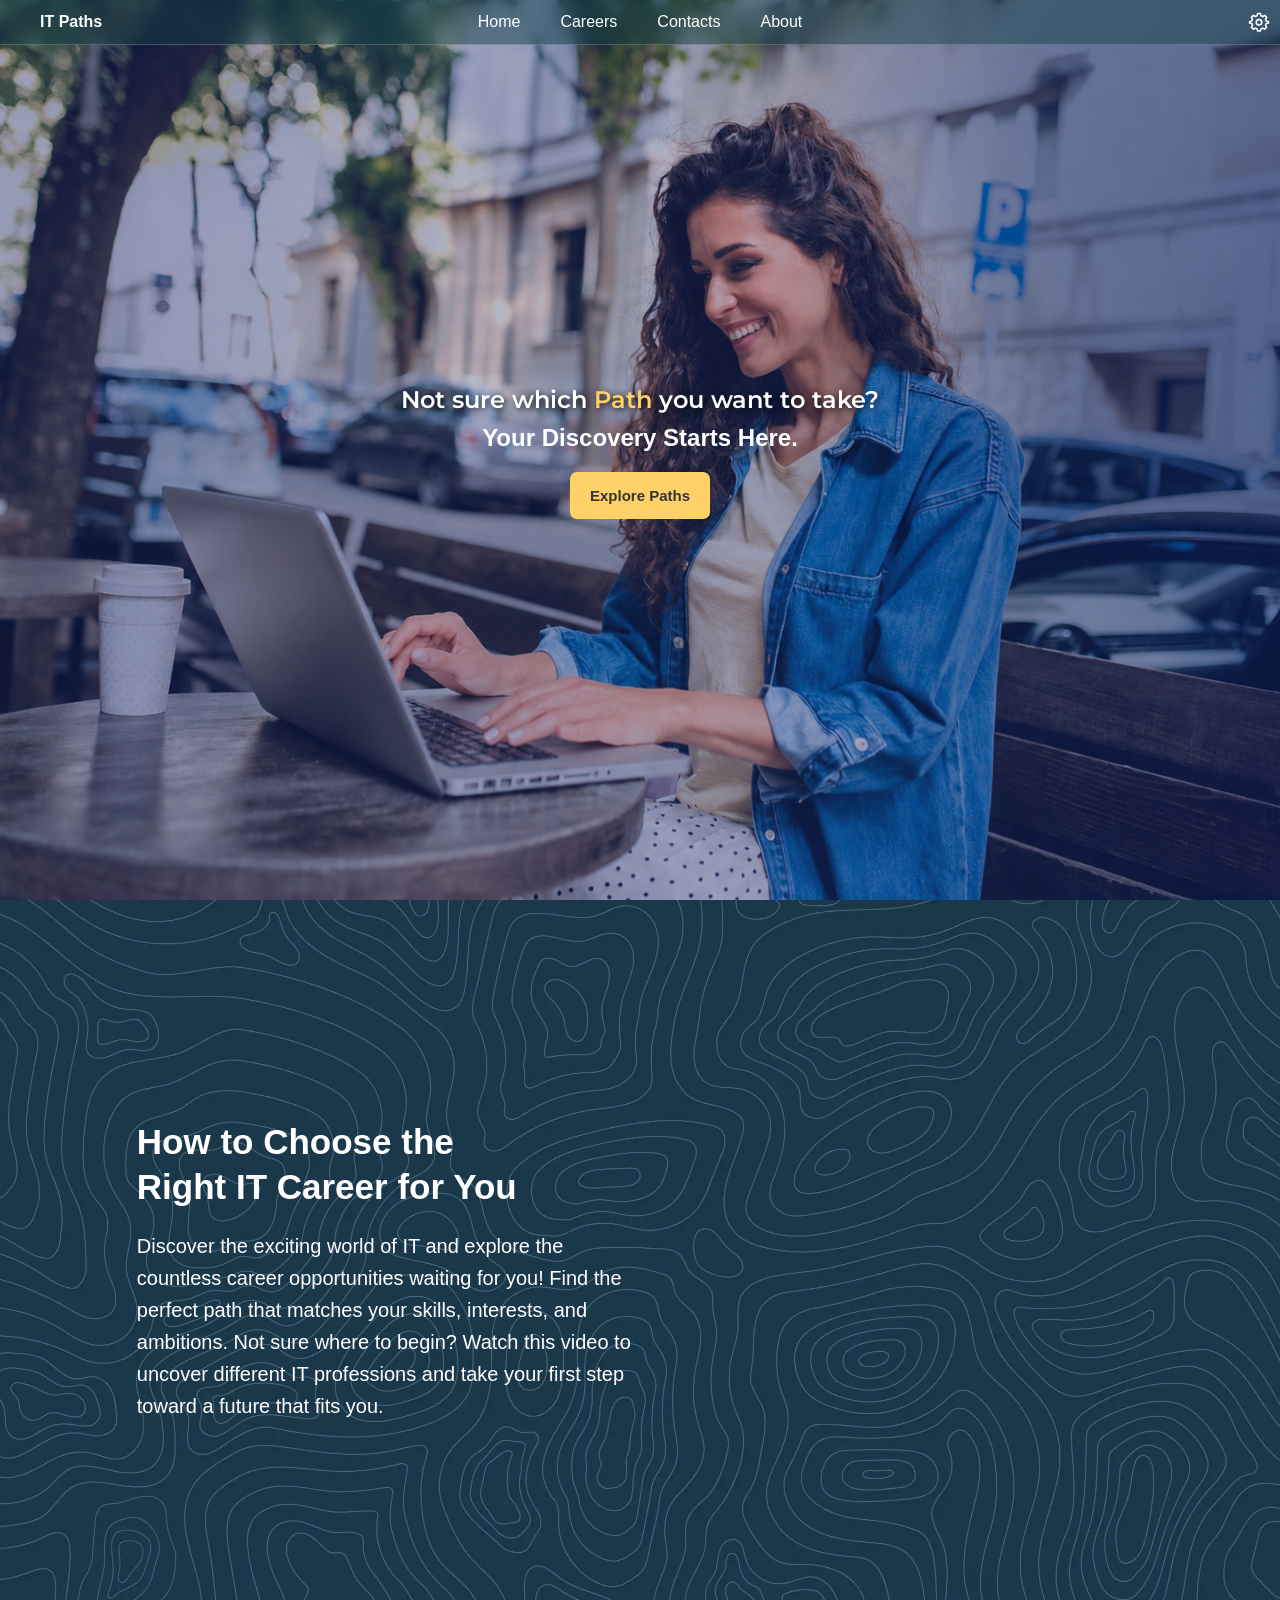
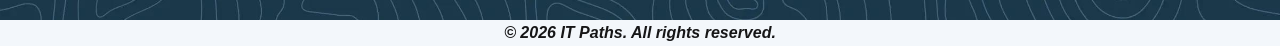
<file: index.html>
<!DOCTYPE html>
<html lang="en">
<head>
    <meta charset="UTF-8">
    <meta name="viewport" content="width=device-width, initial-scale=1.0">
    <title>IT Paths</title>
    <link rel="preload" href="style.css" as="style">
    <link rel="stylesheet" href="style.css">
    <script src="script.js" defer></script>
</head>
<body>
    <!-- Header Section -->
    <header>
        <div class="logo">IT Paths</div>

        <nav class="nav-links">   
            <a href="index.html">Home</a>
            <a href="careers.html">Careers</a>
            <a href="contacts.html">Contacts</a>
            <a href="about.html">About</a>
        </nav>

        <button class="settings" type="button" aria-label="Settings">
            <img src="Web%20Images/settings-icon.svg" alt="" class="settings-icon">
        </button>

    </header>
    
    <!-- Hero/Home Section -->
    <section id="hero" class="hero">
        <div class="hero-content">
            <h1 class="montserrat">
                Not sure which <span class="emphasis">Path</span>
                you want to take?
            </h1>
            <h2>Your Discovery Starts Here.</h2>

            <!-- From Uiverse.io by McHaXYT --> 
            <button class="button" onclick="window.location.href='careers.html'">
                Explore Paths
                <span class="button-span"></span>
            </button>
        </div>
    </section>

    <!--- Career Guidance Section-->

    <section id="career-guidance" class="career-guidance">
        <div class="career-content">
            <h2>How to Choose the Right IT Career for You</h2>
            <p>
                Discover the exciting world of IT and explore the countless career opportunities waiting 
                for you! Find the perfect path that matches your skills, interests, and ambitions. 
                Not sure where to begin? Watch this video to uncover different IT professions 
                and take your first step toward a future that fits you.
            </p>
        </div>
        
        
            <div class="career-video">

                <iframe
                    class="youtube-video"
                    src="https://www.youtube.com/embed/XmWkcePhf84"
                    allowfullscreen>
                </iframe>

                <video class="local-video" controls style="display: none;">
                    <source src="Web%20Videos/red.mp4" type="video/mp4">
                </video>

            </div>

    </section>

    <!-- Copyright Infringement -->
    <footer class="contentinfo">
        <p>&copy; 2026 IT Paths. All rights reserved.</p>
    </footer>
</body>
</html>
</file>
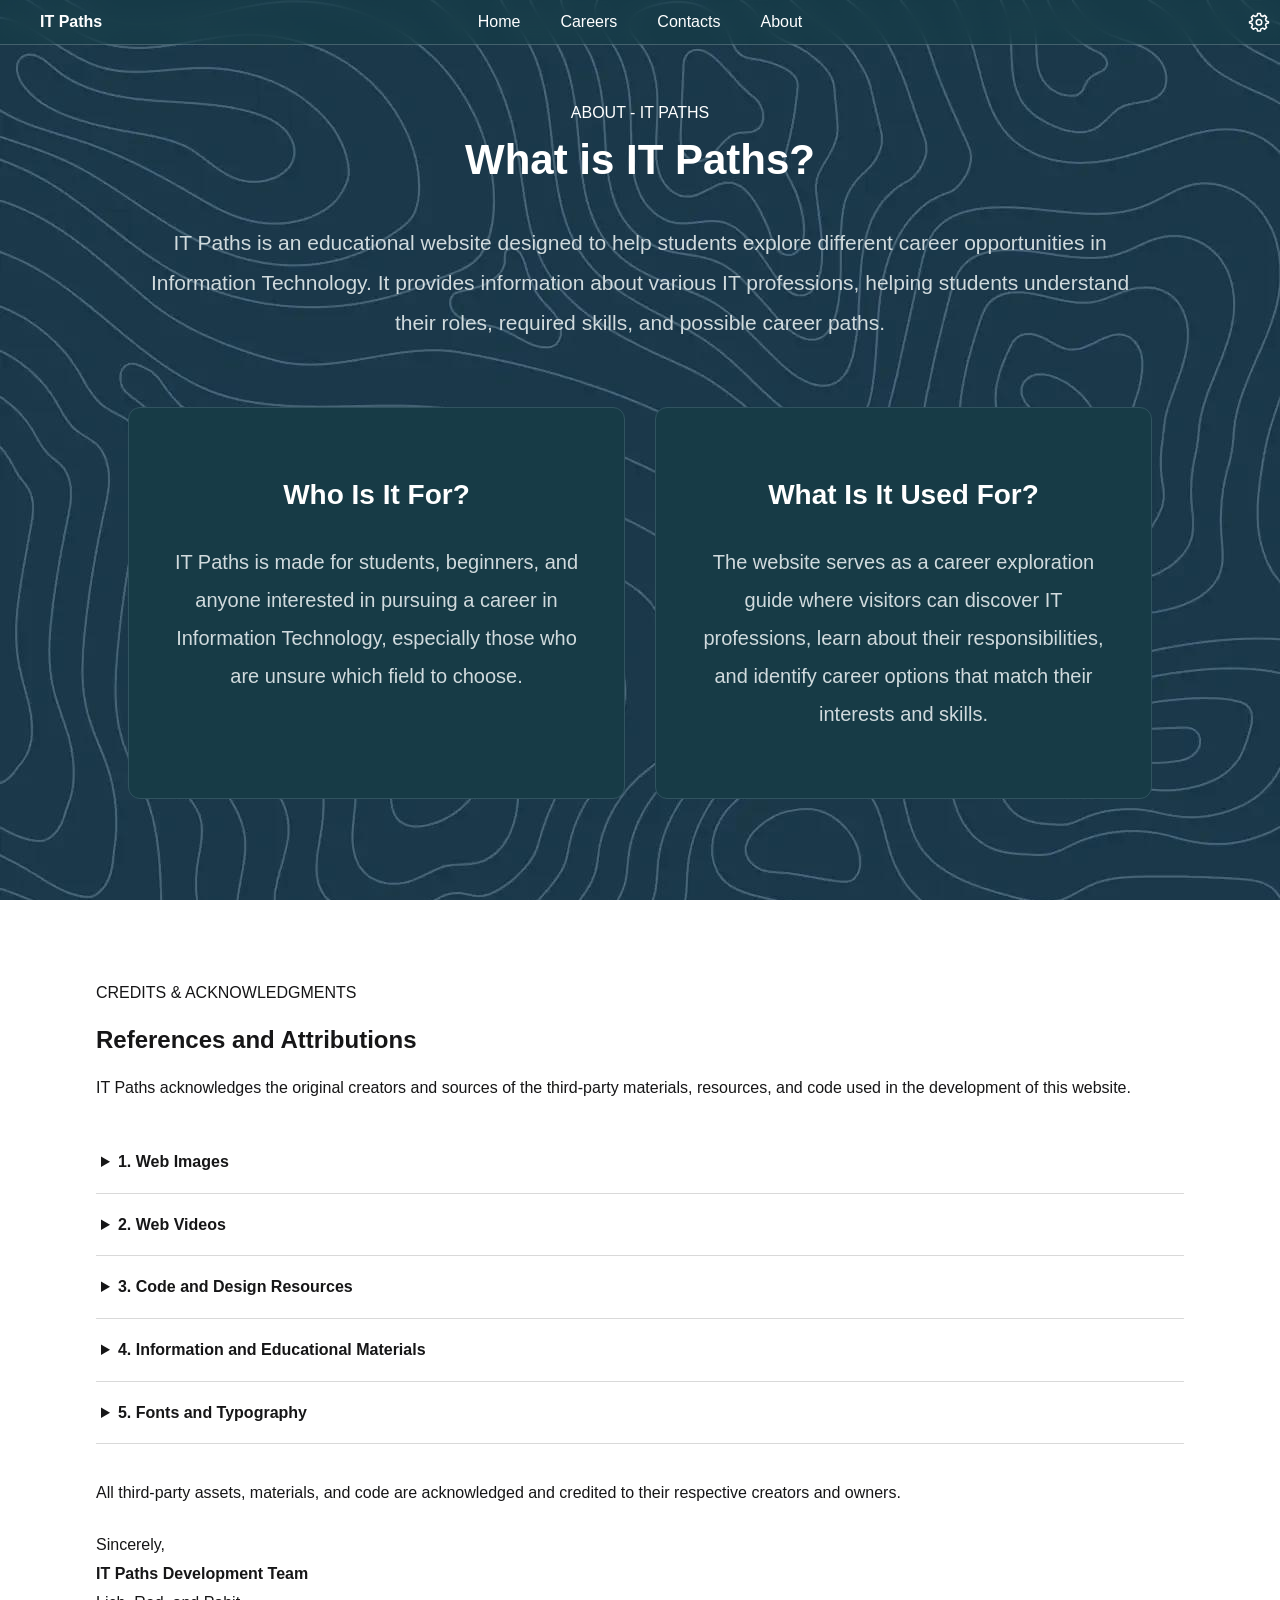
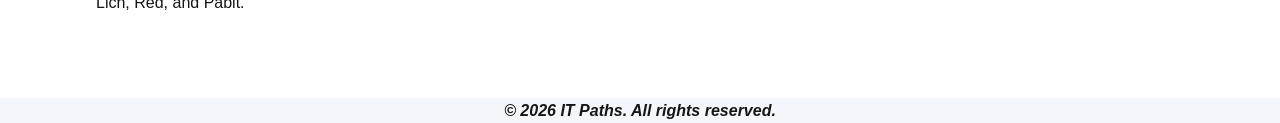
<file: about.html>
<!DOCTYPE html>
<html lang="en">
<head>
    <meta charset="UTF-8">
    <meta name="viewport" content="width=device-width, initial-scale=1.0">
    <title>IT Paths | About</title>
    <link rel="preload" href="style.css" as="style">
    <link rel="stylesheet" href="style.css">
    <script src="script.js" defer></script>
</head>

<body>

    <!-- Header Section -->
    <header>
        <div class="logo">IT Paths</div>

        <nav class="nav-links">
            <a href="index.html">Home</a>
            <a href="careers.html">Careers</a>
            <a href="contacts.html">Contacts</a>
            <a href="about.html">About</a>
        </nav>

        <button class="settings" type="button" aria-label="Settings">
            <img src="Web%20Images/settings-icon.svg"
                 alt=""
                 class="settings-icon">
        </button>
    </header>


    <!-- About Section -->
    <section class="about-info">

        <div class="about-info-content">
            <span class="about-label">ABOUT - IT PATHS</span>

            <h2>What is IT Paths?</h2>

            <p>
                IT Paths is an educational website designed to
                help students explore different career opportunities
                in Information Technology. It provides information
                about various IT professions, helping students
                understand their roles, required skills,
                and possible career paths.
            </p>
        </div>

        <div class="about-info-grid">

            <div class="about-info-card">
                <h3>Who Is It For?</h3>

                <p>
                    IT Paths is made for students, beginners,
                    and anyone interested in pursuing a career
                    in Information Technology, especially those
                    who are unsure which field to choose.
                </p>
            </div>

            <div class="about-info-card">
                <h3>What Is It Used For?</h3>

                <p>
                    The website serves as a career exploration
                    guide where visitors can discover IT
                    professions, learn about their responsibilities,
                    and identify career options that match
                    their interests and skills.
                </p>
            </div>

        </div>

    </section>


    <!-- References and Attributions -->
    <section class="references">

        <div class="references-content">

            <span class="about-label">CREDITS & ACKNOWLEDGMENTS</span>

            <h2>References and Attributions</h2>

            <p>
                IT Paths acknowledges the original creators and
                sources of the third-party materials, resources,
                and code used in the development of this website.
            </p>

            <!-- Web Images -->
            <details class="reference-category">
                <summary>1. Web Images</summary>

                <ul>
                    <li>
                        Home Page Background –
                        <a href="https://www.rbc.ua/rus/lifestyle/sigma-zhinka-10-oznak-togo-shcho-vi-nalezhite-1777309852.html"
                           target="_blank" rel="noopener noreferrer">
                            RBC Ukraine
                        </a>
                    </li>

                    <li>
                        Patterned Background –
                        <a href="https://www.greatwatersfinancial.com/about"
                           target="_blank" rel="noopener noreferrer">
                            Great Waters Financial
                        </a>
                    </li>

                    <li>
                        Essential Skills Image –
                        <a href="https://karriarguiden.se/guide/hur-mycket-tjanar-en-cybersakerhetsspecialist-2025"
                           target="_blank" rel="noopener noreferrer">
                            Karriarguiden
                        </a>
                    </li>

                    <li>
                        Settings Icon – AI-generated using ChatGPT.
                    </li>
                </ul>
            </details>


            <!-- Web Videos -->
            <details class="reference-category">
                <summary>2. Web Videos</summary>

                <ul>
                    <li>
                        Zhajie Red Alvarez – Easter Egg Video.
                    </li>

                    <li>
                        A Guide on How to Get Started in IT –
                        <a href="https://www.youtube.com/@TechWorldwithNana"
                           target="_blank" rel="noopener noreferrer">
                            TechWorld with Nana (YouTube)
                        </a>
                    </li>
                </ul>
            </details>


            <!-- Code -->
            <details class="reference-category">
                <summary>3. Code and Design Resources</summary>

                <ul>
                    <li>
                        Button Designs –
                        <a href="https://uiverse.io/"
                           target="_blank" rel="noopener noreferrer">
                            Uiverse.io
                        </a>
                        by MCHaXYT.
                    </li>

                    <li>
                        Mobile UI CSS Code – AI-assisted code
                        generated using ChatGPT.
                    </li>
                </ul>
            </details>


            <!-- Information -->
            <details class="reference-category">
                <summary>4. Information and Educational Materials</summary>

                <ul>
                    <li>
                        IT Career Information – PowerPoint
                        presentations provided by Sir Edison Templo.
                    </li>

                    <li>
                        Essential IT Skills – Google.
                    </li>
                </ul>
            </details>


            <!-- Fonts -->
            <details class="reference-category">
                <summary>5. Fonts and Typography</summary>

                <ul>
                    <li>DM Serif Display – Google Fonts.</li>
                    <li>Outfit – Google Fonts.</li>
                    <li>Montserrat – Google Fonts.</li>
                    <li>Segoe UI – System Typeface.</li>
                </ul>
            </details>

        </div>

        <p class="references-acknowledgment">
            All third-party assets, materials, and code are
            acknowledged and credited to their respective
            creators and owners.
        </p>

        <p class="references-team">
            Sincerely,<br>
            <strong>IT Paths Development Team</strong><br>
            Lich, Red, and Pabit.
        </p>

    </section>


    <!-- Footer -->
    <footer class="contentinfo">
        <p>&copy; 2026 IT Paths. All rights reserved.</p>
    </footer>

</body>
</html>
</file>
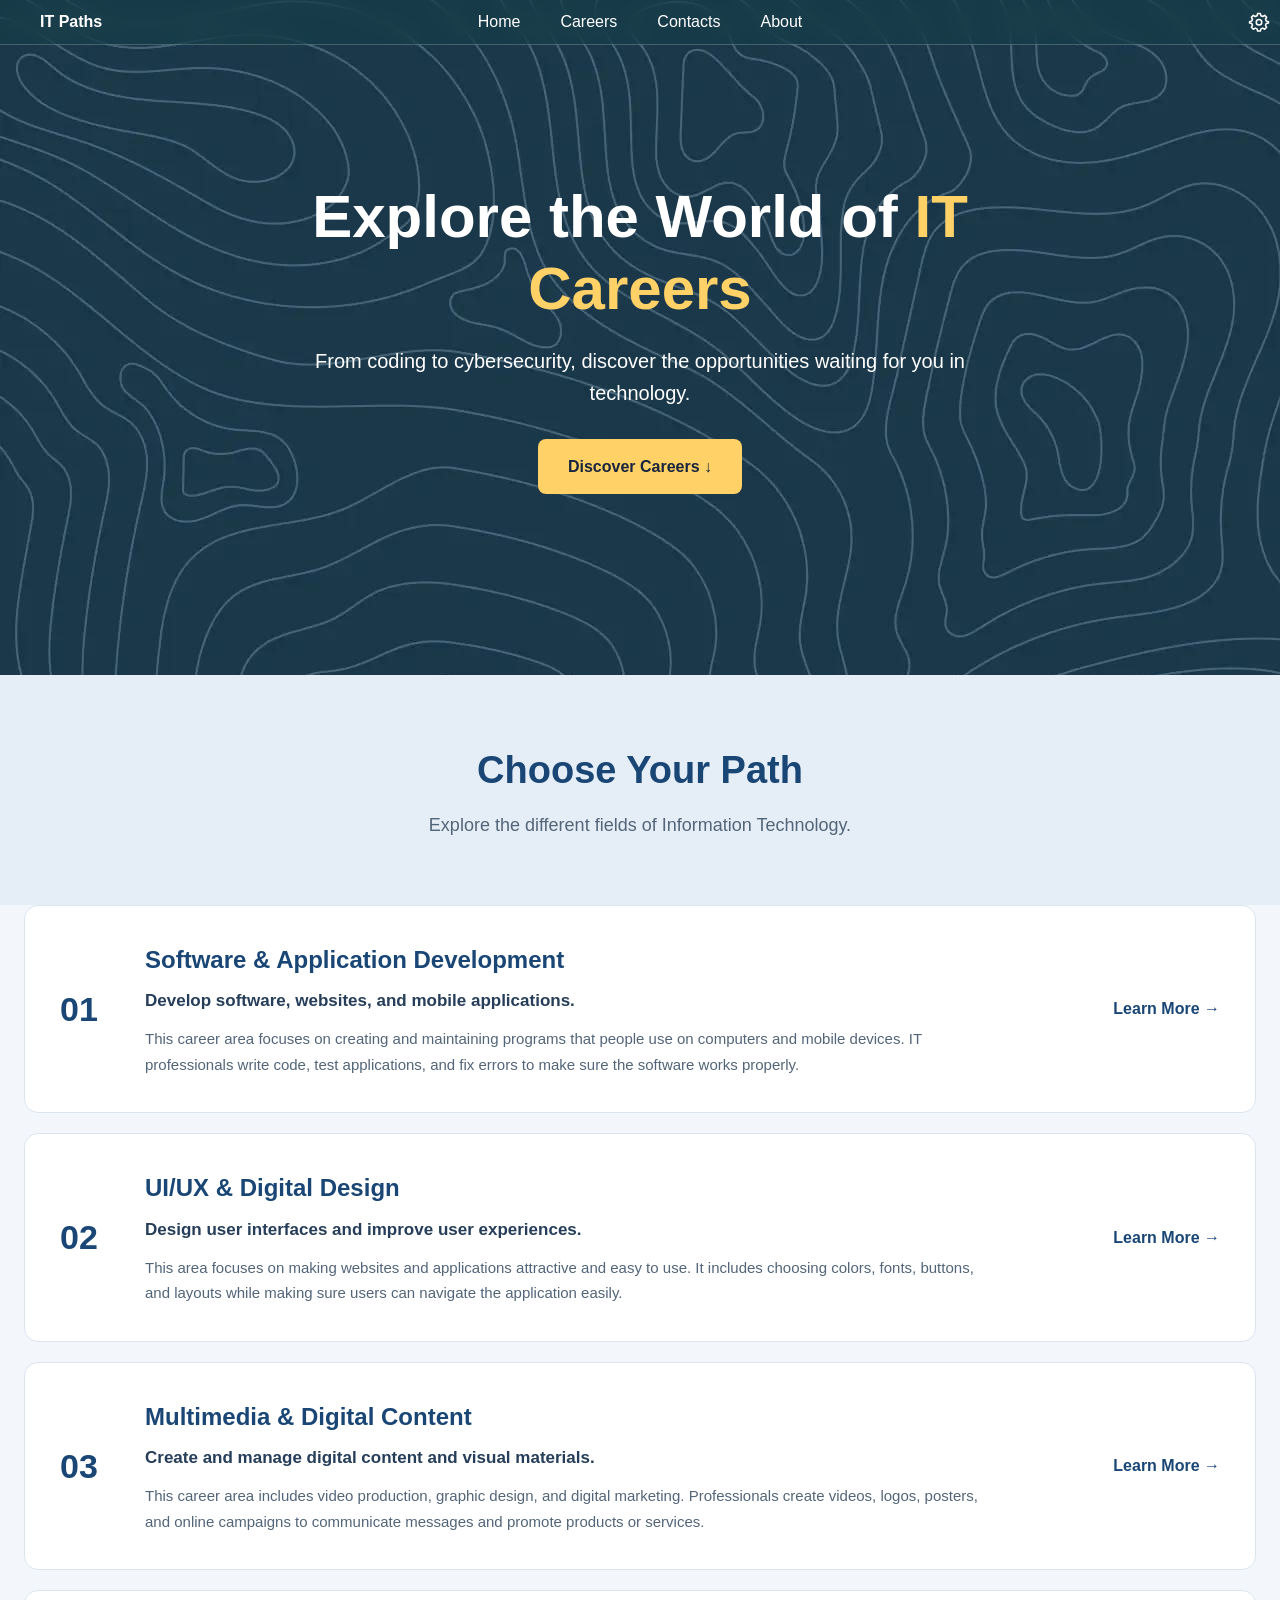
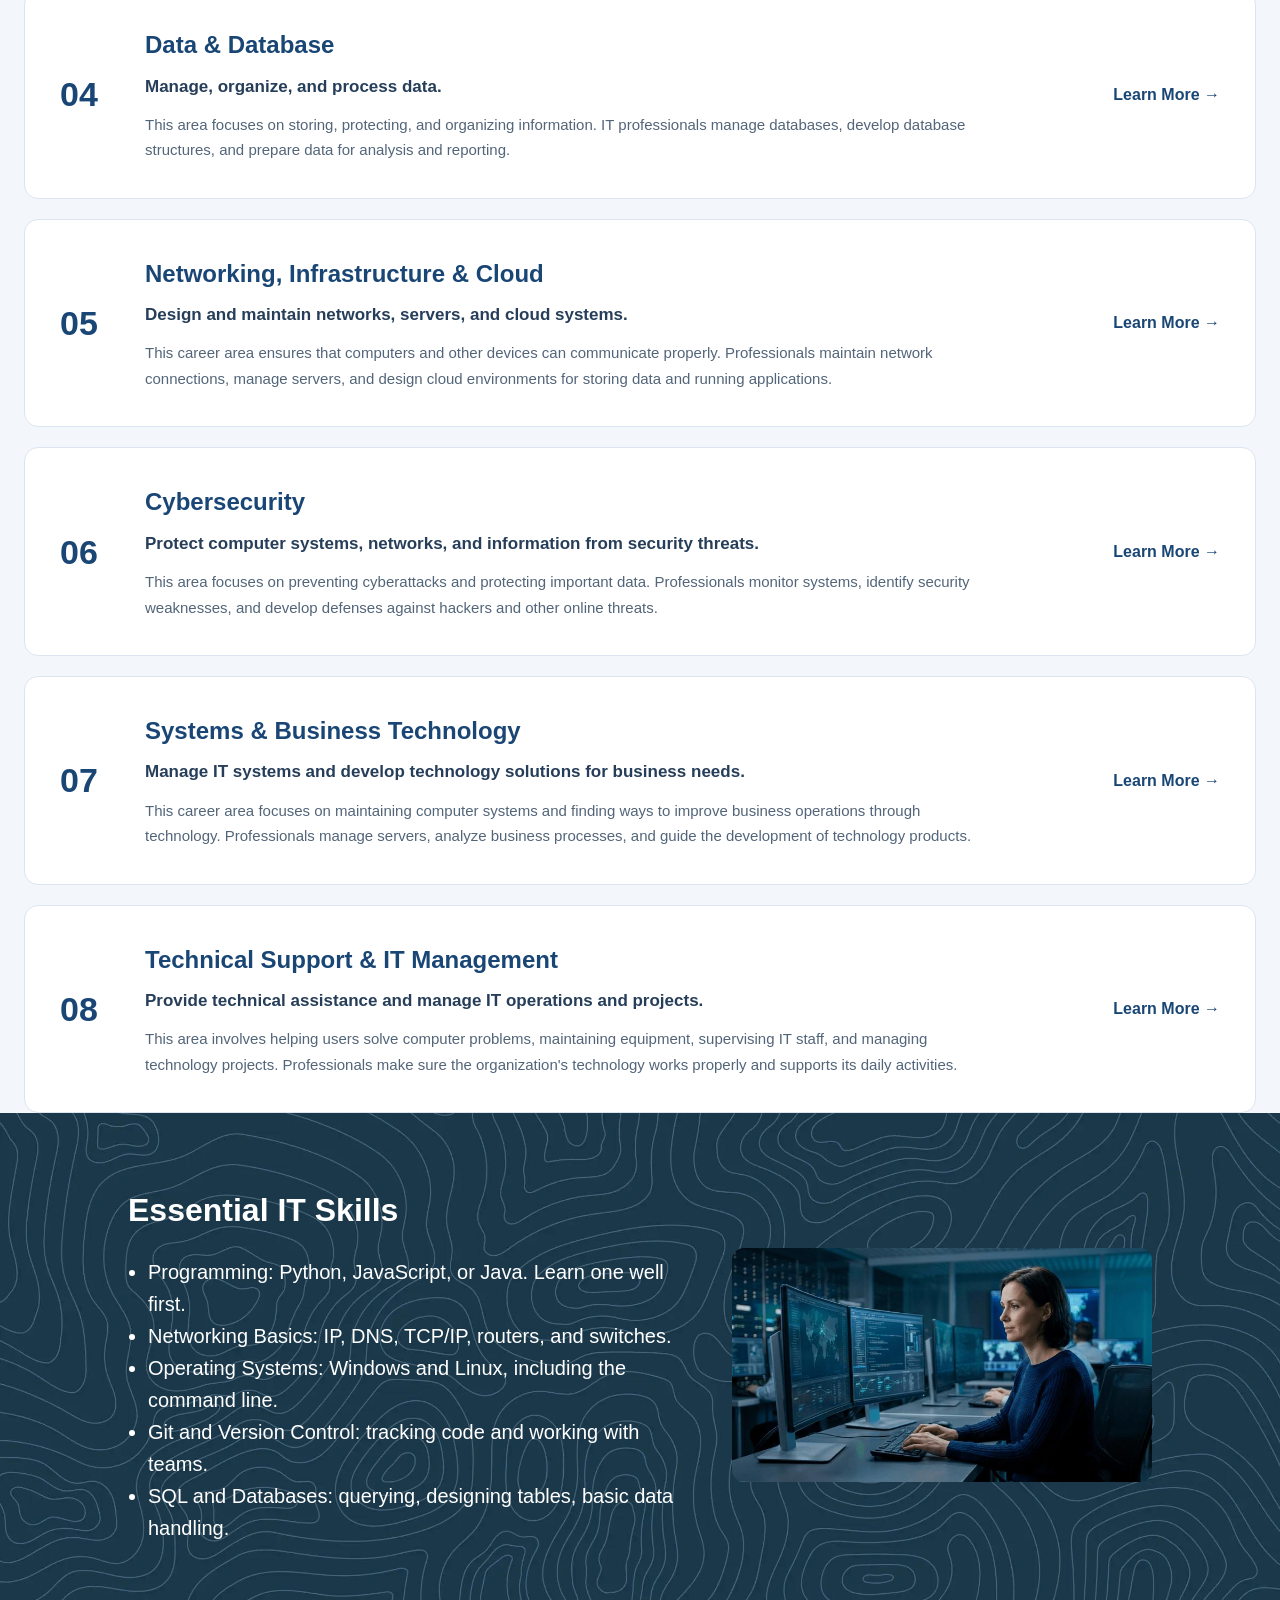
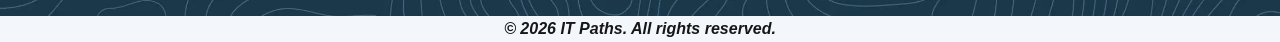
<file: careers.html>
<!DOCTYPE html>
<html lang="en">
<head>
    <meta charset="UTF-8">
    <meta name="viewport" content="width=device-width, initial-scale=1.0">
    <title>IT Paths | Careers</title>
    <link rel="preload" href="style.css" as="style">
    <link rel="stylesheet" href="style.css">
    <script src="script.js" defer></script>
</head>
    <body>
        <!-- Header Section -->
        <header>
            <div class="logo">IT Paths</div>

            <nav class="nav-links">   
                <a href="index.html">Home</a>
                <a href="careers.html">Careers</a>
                <a href="contacts.html">Contacts</a>
                <a href="about.html">About</a>
            </nav>

            <button class="settings" type="button" aria-label="Settings">
                <img src="Web%20Images/settings-icon.svg" alt="" class="settings-icon">
            </button>
        </header>

        <section class="careers-hero">
            <div class="careers-hero-content">
                <h1>
                    Explore the World of
                    <span>IT Careers</span>
                </h1>

                <p>
                    From coding to cybersecurity, discover
                    the opportunities waiting for you
                    in technology.
                </p>

                <a href="#careers-directory">
                    Discover Careers ↓
                </a>
            </div>
        </section>


        <section id="careers-directory" class="careers-directory">

            <div class="directory-heading">
                <h2>Choose Your Path</h2>
                <p>Explore the different fields of Information Technology.</p>
            </div>

                <ol class="career-grid">

                    <li>
                        <article class="career-card">
                            <span class="career-number">01</span>
                            <div class="career-info">
                                <h3>Software & Application Development</h3>
                                <h4>Develop software, websites, and mobile applications.</h4>
                                <p>This career area focuses on creating and maintaining programs that people use on computers and mobile devices. IT professionals write code, test applications, and fix errors to make sure the software works properly.</p>
                            </div>
                            <a href="https://www.ibm.com/think/topics/software-development" target="_blank" rel="noopener noreferrer">Learn More →</a>
                        </article>
                    </li>

                    <li>
                        <article class="career-card">
                            <span class="career-number">02</span>
                            <div class="career-info">
                                <h3>UI/UX & Digital Design</h3>
                                <h4>Design user interfaces and improve user experiences.</h4>
                                <p>This area focuses on making websites and applications attractive and easy to use. It includes choosing colors, fonts, buttons, and layouts while making sure users can navigate the application easily.</p>
                            </div>
                            <a href="https://www.ibm.com/think/topics/database" target="_blank" rel="noopener noreferrer">Learn More →</a>
                        </article>
                    </li>

                    <li>
                        <article class="career-card">
                            <span class="career-number">03</span>
                            <div class="career-info">
                                <h3>Multimedia & Digital Content</h3>
                                <h4>Create and manage digital content and visual materials.</h4>
                                <p>This career area includes video production, graphic design, and digital marketing. Professionals create videos, logos, posters, and online campaigns to communicate messages and promote products or services.</p>
                            </div>
                            <a href="https://www.adobe.com/creativecloud/design/discover.html" target="_blank" rel="noopener noreferrer">Learn More →</a>
                        </article>
                    </li>

                    <li>
                        <article class="career-card">
                            <span class="career-number">04</span>
                            <div class="career-info">
                                <h3>Data & Database</h3>
                                <h4>Manage, organize, and process data.</h4>
                                <p>This area focuses on storing, protecting, and organizing information. IT professionals manage databases, develop database structures, and prepare data for analysis and reporting.</p>
                            </div>
                            <a href="https://www.ibm.com/think/topics/database" target="_blank" rel="noopener noreferrer">Learn More →</a>
                        </article>
                    </li>

                    <li>
                        <article class="career-card">
                            <span class="career-number">05</span>
                            <div class="career-info">
                                <h3>Networking, Infrastructure & Cloud</h3>
                                <h4>Design and maintain networks, servers, and cloud systems.</h4>
                                <p>This career area ensures that computers and other devices can communicate properly. Professionals maintain network connections, manage servers, and design cloud environments for storing data and running applications.</p>
                            </div>
                            <a href="https://www.cloudflare.com/learning/network-layer/what-is-the-network-layer/" target="_blank" rel="noopener noreferrer">Learn More →</a>
                        </article>
                    </li>

                    <li>
                        <article class="career-card">
                            <span class="career-number">06</span>
                            <div class="career-info">
                                <h3>Cybersecurity</h3>
                                <h4>Protect computer systems, networks, and information from security threats.</h4>
                                <p>This area focuses on preventing cyberattacks and protecting important data. Professionals monitor systems, identify security weaknesses, and develop defenses against hackers and other online threats.</p>
                            </div>
                            <a href="https://www.cisa.gov/cybersecurity" target="_blank" rel="noopener noreferrer">Learn More →</a>
                        </article>
                    </li>

                    <li>
                        <article class="career-card">
                            <span class="career-number">07</span>
                            <div class="career-info">
                                <h3>Systems & Business Technology</h3>
                                <h4>Manage IT systems and develop technology solutions for business needs.</h4>
                                <p>This career area focuses on maintaining computer systems and finding ways to improve business operations through technology. Professionals manage servers, analyze business processes, and guide the development of technology products.</p>
                            </div>
                            <a href="https://www.ibm.com/think/topics/business-process-management" target="_blank" rel="noopener noreferrer">Learn More →</a>
                        </article>
                    </li>

                    <li>
                        <article class="career-card">
                            <span class="career-number">08</span>
                            <div class="career-info">
                                <h3>Technical Support & IT Management</h3>
                                <h4>Provide technical assistance and manage IT operations and projects.</h4>
                                <p>This area involves helping users solve computer problems, maintaining equipment, supervising IT staff, and managing technology projects. Professionals make sure the organization's technology works properly and supports its daily activities.</p>
                            </div>
                            <a href="https://www.comptia.org/en-us/certifications/a/" target="_blank" rel="noopener noreferrer">Learn More →</a>
                        </article>
                    </li>

                </ol>

                </div>
        </section>


            <section class="essential-skills">
                <div class="skills-content">

                    <h2>Essential IT Skills</h2>
                        <ul class="skills">
                            <li>Programming: Python, JavaScript, or Java. Learn one well first.</li>
                            <li>Networking Basics: IP, DNS, TCP/IP, routers, and switches.</li>
                            <li>Operating Systems: Windows and Linux, including the command line.</li>
                            <li>Git and Version Control: tracking code and working with teams.</li>
                            <li>SQL and Databases: querying, designing tables, basic data handling.</li>
                        </ul>
                        <img src="Web Images/itskills.jpg" alt="Essential IT Skills" class="skills-img">
                </div>
            </section>

                <!-- Copyright Infringement -->
        <footer class="contentinfo">
            <p>&copy; 2026 IT Paths. All rights reserved.</p>
        </footer>

    </body>
</html>
</file>
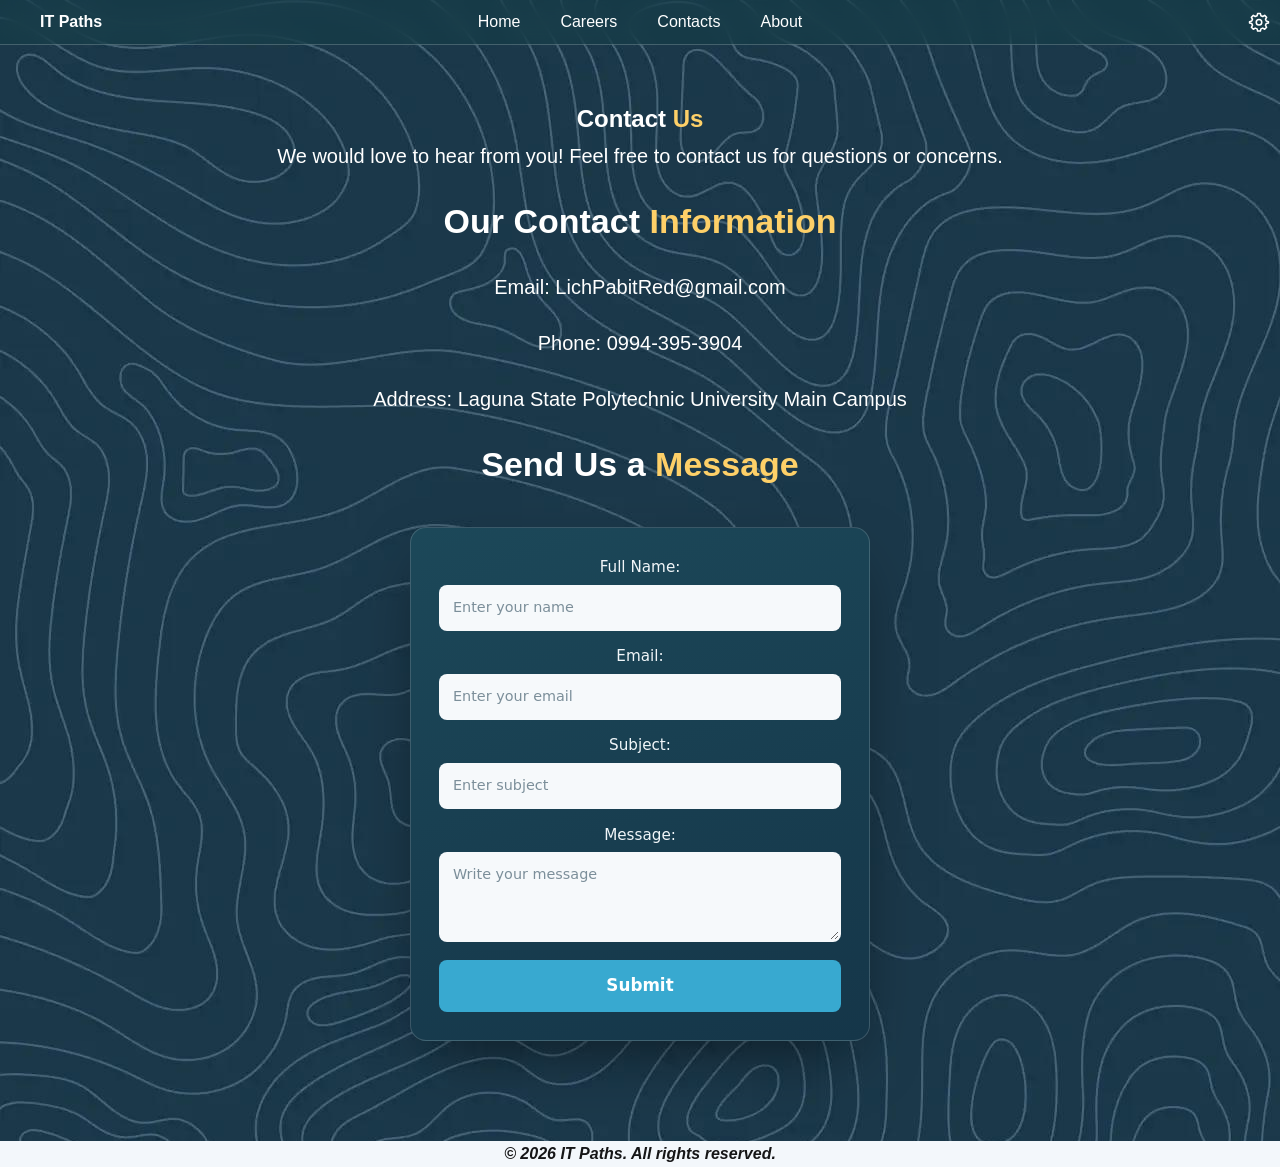
<file: contacts.html>
<!DOCTYPE html>
<html lang="en">
<head>
    <meta charset="UTF-8">
    <meta name="viewport" content="width=device-width, initial-scale=1.0">
    <title>IT Paths | Careers</title>
    <link rel="preload" href="style.css" as="style">
    <link rel="stylesheet" href="style.css">
    <script src="script.js" defer></script>
</head>
    <body>
        <!-- Header Section -->
        <header>
            <div class="logo">IT Paths</div>

            <nav class="nav-links">   
                <a href="index.html">Home</a>
                <a href="careers.html">Careers</a>
                <a href="contacts.html">Contacts</a>
                <a href="about.html">About</a>
            </nav>

            <button class="settings" type="button" aria-label="Settings">
                <img src="Web%20Images/settings-icon.svg" alt="" class="settings-icon">
            </button>
        </header>

        <section class="contacts">
            <h1>Contact <span class="gold">Us</span></h1>
            <p>We would love to hear from you!
            Feel free to contact us for questions
            or concerns.</p>

            <h2>Our Contact <span class="gold">Information</span></h2>
            <p>Email: LichPabitRed@gmail.com</p>
            <p>Phone: 0994-395-3904</p>
            <p>Address: Laguna State Polytechnic University Main Campus</p>

            <h2>Send Us a <span class="gold">Message</span></h2>

            <form>
                <label>Full Name:</label><br>
                <input type="text" placeholder="Enter your name"><br><br>

                <label>Email:</label><br>
                <input type="email" placeholder="Enter your email"><br><br>

                <label>Subject:</label><br>
                <input type="text" placeholder="Enter subject"><br><br>

                <label>Message:</label><br>
                <textarea placeholder="Write your message"></textarea><br><br>

                <button type="submit">Submit</button>
            </form>
        </section>

  <!-- Copyright Infringement -->
    <footer class="contentinfo">
        <p>&copy; 2026 IT Paths. All rights reserved.</p>
    </footer>
</body>
</html>
</file>
<file: style.css>
@import url('https://fonts.googleapis.com/css2?family=Montserrat:wght@400;500;600;700&display=swap');

/* global/default stuff */

@font-face {
    font-family: 'Outfit';
    src: url('Fonts/Outfit-VariableFont_wght.ttf') format('truetype');
    font-weight: 100 900;
    font-style: normal;
}

* {
    margin: 0;
    padding: 0;
    box-sizing: border-box;
}

html {
    scroll-behavior: smooth;
    scroll-padding-top: 100px;
}

body {
    min-height: 100vh;
    overflow-x: hidden;

    font-family: Arial, sans-serif;
    line-height: 1.6;

    background-color: #ffffff;
    color: #161617;
}

::selection {
    background-color: #202123;
    color: #ffffff;
}

/* logo (IT Paths) */

header {
    position: absolute;
    top: 0;
    left: 0;
    z-index: 1000;
    width: 100%;
    height: 45px;
    padding: 0 40px;
    display: flex;
    align-items: center;
    background: rgba(18, 63, 70, 0.45);
    backdrop-filter: blur(10px);
    
    border-bottom: 1px solid rgba(255, 255, 255, 0.2);
}

/* copyright remarks at the bot/footer */

.contentinfo {
    font-weight: bold;
    font-style: italic;
    background-color: #F3F7FB;
    text-align: center;
    width: 100%;
}

/* nav bar */

.nav-links a {
    color: white;
    text-decoration: none;
    transition: color 0.2s ease;
}

.nav-links a:hover {
    color: #FFD166;
}

.nav-links {
    position: absolute;
    left: 50%;
    transform: translateX(-50%);
    display: flex;
    align-items: center;
    gap: 40px;
}

.logo {
    color: white;
    font-weight: bold;
}

.settings {
    position: absolute;
    right: 10px;
    display: flex;
    align-items: center;
    justify-content: center;
    background: transparent;
    border: none;
    cursor: pointer;
}

.settings-icon {
    width: 22px;
    height: 22px;
    transition: transform 0.3s ease;
}

.settings:hover .settings-icon {
    transform: rotate(45deg);
    filter: brightness(0) saturate(100%)
            invert(84%) sepia(54%)
            saturate(657%) hue-rotate(335deg)
            brightness(103%) contrast(101%);
}

/* home page */

.hero {
    min-height: 100vh;
    background-image: url("Web Images/hero-bg.png");
    background-size: cover;
    background-position: center;
    background-repeat: no-repeat;
    display: flex;
    flex-direction: column;
    justify-content: center;
    align-items: center;
    text-align: center;
    color: white;
}

.montserrat {
    font-family: "Montserrat", sans-serif;
    font-optical-sizing: auto;
    font-weight: 600;
    font-style: normal;
}

.hero h1 {
    text-shadow: 2px 2px 6px rgba(0, 0, 0, 0.7);
    font-family: "Montserrat", sans-serif;
}

.hero p {
    text-shadow: 2px 2px 6px rgba(0, 0, 0, 0.7);
}

.emphasis {
    color: #FFD166;
}

/* From Uiverse.io by McHaXYT */

.button {
  padding: 15px 20px;
  font-size: 15px;
  border: none;
  outline: none;
  margin-top: 15px;
  background-color: #FFD166;
  color: #343435;
  border-radius: 7px;
  font-weight: 600;
  cursor: pointer;
  transition: all 0.25s ease-out;
}

.button:hover {
    background-color: rgb(255, 255, 255);
    transform: translateY(-10px) scale(1.1);
}

.button-span {
  color: #aaa;
}

/* career section */

.career-guidance {
    min-height: 80vh;
    background-image: url("Web Images/SS2BG.jpg");
    background-color: #194675;
    background-size: cover;
    background-position: center;
    background-repeat: no-repeat;
    display: flex;
    flex-direction: row;
    justify-content: flex-start;
    align-items: flex-start;
    color: white;
    font-size: 20px;
}

.career-content {
    font-size: 20px;
    margin-top: 20px;
    margin-left: 60px;
    max-width: 550px;
}

.career-content h2 {
    font-size: 35px;
    line-height: 1.3;
    max-width: 550px;
    text-align: left;
    text-wrap: balance;
    margin-bottom: 20px;
}

.career-content h2 {
    font-size: 35px;
    text-align: left;
    justify-content: flex-start;
    flex: auto;
}

.career-content p {
    font-size: 20px;
    text-align: left;
}

/* Career Page */

.careers-hero {
    min-height: 75vh;
    display: flex;
    justify-content: center;
    align-items: center;
    text-align: center;
    background-image: url("Web Images/SS2BG.jpg");
    padding: 80px 30px;
    background-color: #194675;
    color: white;
}

.careers-hero-content {
    max-width: 750px;
}

.careers-hero h1 {
    font-size: clamp(36px, 5vw, 60px);
    line-height: 1.2;
    margin-bottom: 20px;
}

.careers-hero h1 span {
    color: #FFD166;
}

.careers-hero p {
    font-size: 20px;
    line-height: 1.6;
    margin-bottom: 30px;
}

.careers-hero a {
    display: inline-block;
    padding: 15px 30px;

    background-color: #FFD166;
    color: #17253D;

    text-decoration: none;
    font-weight: 600;
    border-radius: 8px;
}

/* Card List of Careers */

.careers-directory {
    padding: 0;
    background-color: #F3F7FB;
    color: #17253D;
}

.directory-heading {
    padding: 65px 60px;
    background-color: #E5EEF7;
    margin-bottom: 0;
}

.directory-heading h2 {
    text-align: center;
    font-size: 38px;
    margin-bottom: 10px;
    color: #194675;
}

.directory-heading p {
    text-align: center;
    font-size: 18px;
    color: #536579;
}

.career-grid {
    display: flex;
    flex-direction: column;
    gap: 20px;
    padding: 50px 60px 80px;
}

.career-card {
    display: flex;
    align-items: center;
    gap: 30px;
    padding: 35px;

    background-color: #FFFFFF;
    border: 1px solid #DCE5EF;
    border-radius: 14px;

    transition: transform 0.25s ease,
                box-shadow 0.25s ease,
                border-color 0.25s ease;
}

.career-card:hover {
    transform: translateY(-4px);
    box-shadow: 0 10px 30px rgba(25, 70, 117, 0.12);
    border-color: #194675;
}

.career-number {
    font-size: 34px;
    font-weight: 700;
    color: #194675;
    min-width: 55px;
}

.career-info {
    flex: 1;
    min-width: 0;
}

.career-info h3 {
    font-size: 24px;
    margin-bottom: 8px;
    color: #194675;
}

.career-info h4 {
    font-size: 17px;
    font-weight: 600;
    margin-bottom: 12px;
    color: #263E59;
}

.career-info p {
    font-size: 15px;
    line-height: 1.7;
    color: #536579;
    max-width: 850px;
}

.career-card a {
    color: #194675;
    font-weight: 700;
    text-decoration: none;
    white-space: nowrap;
    transition: color 0.2s ease;
}

.career-card a:hover {
    color: #C58C20;
}

@media (max-width: 768px) {
    .directory-heading {
        padding: 45px 20px;
    }

    .career-grid {
        padding: 30px 20px 50px;
    }

    .career-card {
        flex-direction: column;
        align-items: flex-start;
        gap: 15px;
        padding: 25px;
    }

    .career-info h3 {
        font-size: 21px;
    }
}

.career-guidance {
    display: flex;
    align-items: center;
    justify-content: space-between;
    gap: 60px;
    padding: 100px 6%;
}

.career-content {
    flex: 1;
    min-width: 0;
}

/* Career Vod */

.career-video {
    flex: 1;
    min-width: 0;
    transform: translate(-20px, 25px);
}

.career-video video {
    display: block;
    width: 100%;
    aspect-ratio: 9 / 16;
    object-fit: cover;
    border-radius: 12px;
}

.career-video iframe {
    display: block;
    width: 100%;
    aspect-ratio: 16 / 9;
    border-radius: 12px;
    border: none;
}

@media (max-width: 768px) {
    .career-guidance {
        flex-direction: column;
        gap: 30px;
        padding: 80px 9%;
    }

    .career-content,
    .career-video {
        width: 100%;
    }
}

/* contacts & about page */

.about,
.contacts {
    text-align: center;
    color: #ffffff;
}

.about {
    padding: 100px 10%;
    background-color: #102d38;
}

.contacts {
    padding: 100px 10%;
    background-image: url("Web\ Images/SS2BG.jpg");
}

.about-content,
.contacts-content {
    margin: 0 auto;
}

.about-content {
    max-width: 750px;
}

.contacts-content {
    max-width: 650px;
}

.about h2,
.contacts h2 {
    margin-bottom: 20px;
    font-size: 32px;
}

.about h2 {
    margin-bottom: 24px;
}

.contacts h2 {
    font-size: 34px;
}

.about p,
.contacts p {
    color: #d0dadd;
    line-height: 1.8;
    margin-bottom: 20px;
}

.about p {
    font-size: 16px;
}

.contacts p {
    font-size: 20px;
}

.contact-label {
    display: block;
    margin-bottom: 16px;
    color: #e7b64b;
    font-size: 20px;
    font-weight: bold;
    letter-spacing: 3px;
}

.contact-options {
    display: flex;
    justify-content: center;
    align-items: center;
    flex-wrap: wrap;
    gap: 24px;
    margin-top: 32px;
}

.contact-link {
    display: inline-block;
    margin-top: 20px;
    padding: 10px 20px;
    background-color: #e7b64b;
    color: #102d38;
    font-weight: bold;
    text-decoration: none;
    border-radius: 6px;
    transition: 0.3s ease;
}

.contact-link:hover {
    background-color: #f4cb70;
    transform: translateY(-10px);
}

.feedback-link {
    color: #ffffff;
    font-weight: bold;
    text-decoration: none;
    transition: color 0.3s ease;
}

.feedback-link:hover {
    color: #e7b64b;
}

body {
    min-height: 100vh;
    display: flex;
    flex-direction: column;
    min-height: 100vh;
    margin: 0; 
}

.contacts {
    flex: 1;
    display: flex;
    flex-direction: column;
    justify-content: center;
}

footer {
    flex-shrink: 0;
}

/* About sec */

.about-info {
    min-height: 100vh;
    padding: 100px 10%;
    background-color: #102d38;
    color: #ffffff;
    text-align: center;
}

.about-info-content {
    max-width: 1000px;
    margin: 0 auto 65px;
}

.about-info-content h2 {
    font-size: 42px;
    margin-bottom: 30px;
}

.about-info-content p {
    font-size: 21px;
    line-height: 1.9;
    color: #d0dadd;
}

.about-info-grid {
    display: grid;
    grid-template-columns: repeat(2, 1fr);
    gap: 30px;
    max-width: 1250px;
    margin: 0 auto;
}

.about-info-card {
    padding: 65px 40px;
    min-height: 300px;
    background-color: #173b46;
    border: 1px solid #315460;
    border-radius: 12px;

    transition:
        transform 0.3s ease,
        border-color 0.3s ease;
}

.about-info-card:hover {
    transform: translateY(-6px);
    border-color: #e7b64b;
}

.about-info-card h3 {
    font-size: 28px;
    margin-bottom: 25px;
}

.about-info-card p {
    font-size: 20px;
    line-height: 1.9;
    color: #d0dadd;
}

@media (max-width: 768px) {
    .about-info-grid {
        grid-template-columns: 1fr;
    }

    .about-info-card {
        min-height: auto;
        padding: 35px 25px;
    }

    .about-info-content p,
    .about-info-card p {
        font-size: 17px;
    }
}

/* transition */

@keyframes fade-out {
    to {
        opacity: 0;
    }
}

@keyframes fade-in {
    from {
        opacity: 0;
    }
}

/* Mobile UI Hotfix */

@media (max-width: 768px) {

    html {
        scroll-padding-top: 120px;
    }

    header {
        position: relative;
        width: 100%;
        height: auto;
        min-height: 110px;
        padding: 15px 16px;

        background: rgba(16, 45, 56, 0.9);

        display: flex;
        flex-direction: column;
        justify-content: center;
        align-items: center;
        gap: 12px;
    }

    .logo {
        position: static;
        transform: none;
        font-size: 22px;
        line-height: 1.3;
    }

    .nav-links {
        position: static;
        left: auto;
        transform: none;

        width: 100%;
        display: flex;
        justify-content: center;
        align-items: center;
        flex-wrap: wrap;
        gap: 10px 18px;
    }

    .nav-links a {
        font-size: 14px;
        white-space: nowrap;
    }

    .settings {
        position: absolute;
        top: 17px;
        right: 16px;
        transform: none;
    }

    .settings-icon {
        width: 22px;
        height: 22px;
    }

    .hero {
        width: 100%;
        min-height: calc(100svh - 110px);
        padding: 70px 20px;

        background-position: 60% center;
    }

    .hero-content {
        width: 100%;
        max-width: 100%;
        padding: 0;
        transform: none;
    }

    .hero-content h1:first-child {
        font-size: clamp(28px, 7vw, 38px);
        line-height: 1.2;
        margin-bottom: 20px;
    }

    .hero-content h1:nth-child(2),
    .hero-content h2 {
        font-size: clamp(19px, 5vw, 25px);
        line-height: 1.4;
    }

    .hero .button {
        font-size: 16px;
        padding: 14px 24px;
        max-width: 100%;
        margin-top: 30px;
    }

    .career-guidance {
        min-height: auto;
        flex-direction: column;
        align-items: stretch;
        justify-content: center;
        gap: 35px;
        padding: 65px 20px;
    }

    .career-content {
        width: 100%;
        max-width: 100%;
        margin: 0;
        flex: none;
    }

    .career-content h2 {
        font-size: 28px;
        line-height: 1.3;
    }

    .career-content p {
        font-size: 17px;
        line-height: 1.8;
    }

    .career-video {
        width: 100%;
        max-width: 100%;
        flex: none;
        transform: none;
    }

    .career-video video {
        width: 100%;
        max-width: 100%;
        height: auto;
        aspect-ratio: 9 / 16;
        object-fit: contain;
    }

    .contacts {
        padding: 75px 20px;
    }

    .contacts-content {
        width: 100%;
        max-width: 100%;
    }

    .contacts h2 {
        font-size: 30px;
    }

    .contacts p {
        font-size: 17px;
    }

    .contact-options {
        flex-direction: column;
        gap: 15px;
    }

    .contact-link {
        margin-top: 0;
    }

    .careers-hero {
        min-height: 65svh;
        padding: 75px 20px;
    }

    .careers-hero h1 {
        font-size: 34px;
    }

    .careers-hero p {
        font-size: 17px;
    }

    .directory-heading {
        padding: 45px 20px;
    }

    .directory-heading h2 {
        font-size: 29px;
    }

    .career-grid {
        padding: 30px 16px 50px;
    }

    .career-card {
        flex-direction: column;
        align-items: flex-start;
        gap: 15px;
        padding: 25px 20px;
    }

    .career-info h3 {
        font-size: 22px;
    }

    .career-info p {
        font-size: 15px;
    }

    .about-info {
        min-height: calc(100svh - 110px);
        padding: 70px 20px;
    }

    .about-info-content {
        margin-bottom: 40px;
    }

    .about-info-content h2 {
        font-size: 32px;
        margin-bottom: 20px;
    }

    .about-info-content p {
        font-size: 17px;
        line-height: 1.8;
    }

    .about-info-grid {
        grid-template-columns: 1fr;
        gap: 20px;
    }

    .about-info-card {
        min-height: auto;
        padding: 30px 25px;
    }

    .about-info-card h3 {
        font-size: 24px;
        margin-bottom: 15px;
    }

    .about-info-card p {
        font-size: 16px;
        line-height: 1.8;
    }
}

@media (max-width: 380px) {

    .nav-links {
        gap: 8px 12px;
    }

    .nav-links a {
        font-size: 13px;
    }
    .hero-content h1:first-child {
        font-size: 29px;
    }

    .hero-content h2 {
        font-size: 19px;
    }
}

/* about bg img */

.about-info {
    background-image: url("Web Images/SS2BG.jpg");
}

/* Career OL fix */

.career-grid {
    list-style: none;
    padding: 0 24px;
    margin: 0;
}

/* Essential Skills Sect */

.essential-skills {
    min-height: 50vh;
    background-image: url("Web Images/SS2BG.jpg");
    background-color: #194675;
    background-size: cover;
    background-position: center;
    background-repeat: no-repeat;

    display: flex;
    align-items: center;
    padding: 8vh 0;
}

.skills-content {
    width: 100%;
    font-size: 20px;
    color: white;
    text-align: left;

    display: grid;
    grid-template-columns: 1fr auto;
    column-gap: 3rem;
    align-items: start;
    padding-right: 10vw;
}

.skills-content h2 {
    grid-column: 1;
    font-size: 32px;
    margin-top: 0;
    margin-bottom: 20px;
    text-align: left;
    margin-left: 10vw;
}

.skills {
    grid-column: 1;
    list-style: disc;
    width: fit-content;
    margin-top: 0;
    margin-left: 10vw;
    margin-right: auto;
    padding-left: 20px;
    text-align: left;
}

.skills-img {
    grid-column: 2;
    grid-row: 1 / span 2;
    align-self: center;
    width: 420px;
    max-width: 100%;
    height: auto;
    border-radius: 12px;
}

@media (max-width: 800px) {
    .essential-skills {
        padding: 6vh 0 8vh;
    }

    .skills-content {
        grid-template-columns: minmax(0, 1fr);   
        padding: 0 8vw;                    
        font-size: 18px;
        box-sizing: border-box;
    }

    .skills-content h2 {
        margin-left: 0;
        font-size: 28px;
    }

    .skills {
        width: auto;           
        margin-left: 0;
        margin-right: 0;
    }

    .skills-img {
        grid-column: 1;
        grid-row: auto;
        width: 100%;
        max-width: 100%;
        height: auto;
        margin: 24px 0 0;
        border-radius: 12px;
    }
}

/* form design */

.contacts form {
  --card-top: #1c4859;
  --card-bottom: #153649;
  --text: #f1f6f9;
  --field: #f6f9fb;
  --field-text: #17303c;
  --accent: #38a9d0;
  --accent-dark: #2d92b5;
  --radius: 8px;
 
  box-sizing: border-box;
  width: 100%;
  max-width: 460px;
  margin: 1rem auto 0;
  padding: 1.75rem;
  background: linear-gradient(160deg, var(--card-top), var(--card-bottom));
  border: 1px solid rgba(255, 255, 255, 0.16);
  border-radius: 16px;
  box-shadow: 0 24px 60px -20px rgba(0, 0, 0, 0.55);
  color: var(--text);
  font-family: "Segoe UI", system-ui, -apple-system, Roboto, sans-serif;
  line-height: 1.5;
}
 
.contacts form *,
.contacts form *::before,
.contacts form *::after {
  box-sizing: border-box;
}
 
.contacts form br {
  display: none;
}
 
.contacts form label {
  display: block;
  margin: 0.9rem 0 0.35rem;
  font-size: 0.95rem;
  color: var(--text);
}
 
.contacts form label:first-child {
  margin-top: 0;
}
 
.contacts form input,
.contacts form textarea {
  display: block;
  width: 100%;
  padding: 0.65rem 0.75rem;
  font: inherit;
  font-size: 0.9rem;
  color: var(--field-text);
  background: var(--field);
  border: 2px solid transparent;
  border-radius: var(--radius);
  transition: border-color 0.15s, box-shadow 0.15s;
}
 
.contacts form textarea {
  min-height: 90px;
  resize: vertical;
}
 
.contacts form input::placeholder,
.contacts form textarea::placeholder {
  color: #7c8f9a;
}
 
.contacts form input:focus,
.contacts form textarea:focus {
  outline: none;
  border-color: var(--accent);
  box-shadow: 0 0 0 4px rgba(56, 169, 208, 0.25);
}
 
.contacts form button {
  display: block;
  width: 100%;
  margin-top: 1.1rem;
  padding: 0.85rem 1rem;
  font: inherit;
  font-size: 1.05rem;
  font-weight: 600;
  color: #fff;
  background: var(--accent);
  border: 0;
  border-radius: var(--radius);
  cursor: pointer;
  transition: background 0.15s, transform 0.1s;
}
 
.contacts form button:hover {
  background: var(--accent-dark);
}
 
.contacts form button:active {
  transform: translateY(1px);
}
 
.contacts form button:focus-visible {
  outline: 3px solid #fff;
  outline-offset: 3px;
}

.contacts .gold {
    color: #fed068;
}

.contacts p {
    color: #ffffff;
    opacity: 1;
}

/* REFERENCES AND ATTRIBUTIONS   */

.references {
    width: 85%;
    max-width: 1100px;
    margin: 80px auto;
}

.references-content {
    margin-bottom: 35px;
}

.references-content h2 {
    margin: 15px 0;
}

.references-content > p {
    line-height: 1.7;
    margin-bottom: 30px;
}

.reference-category {
    border-bottom: 1px solid rgba(128, 128, 128, 0.3);
    padding: 18px 5px;
}

.reference-category summary {
    font-weight: 600;
    cursor: pointer;
    list-style-position: inside;
    transition: opacity 0.2s ease;
}

.reference-category summary:hover {
    opacity: 0.7;
}

.reference-category ul {
    padding-left: 25px;
    margin-top: 18px;
}

.reference-category li {
    margin-bottom: 12px;
    line-height: 1.6;
}

.reference-category a {
    text-decoration: underline;
    color: inherit;
}

.references-acknowledgment {
    margin-top: 35px;
    line-height: 1.7;
}

.references-team {
    margin-top: 25px;
    line-height: 1.8;
}
</file>
